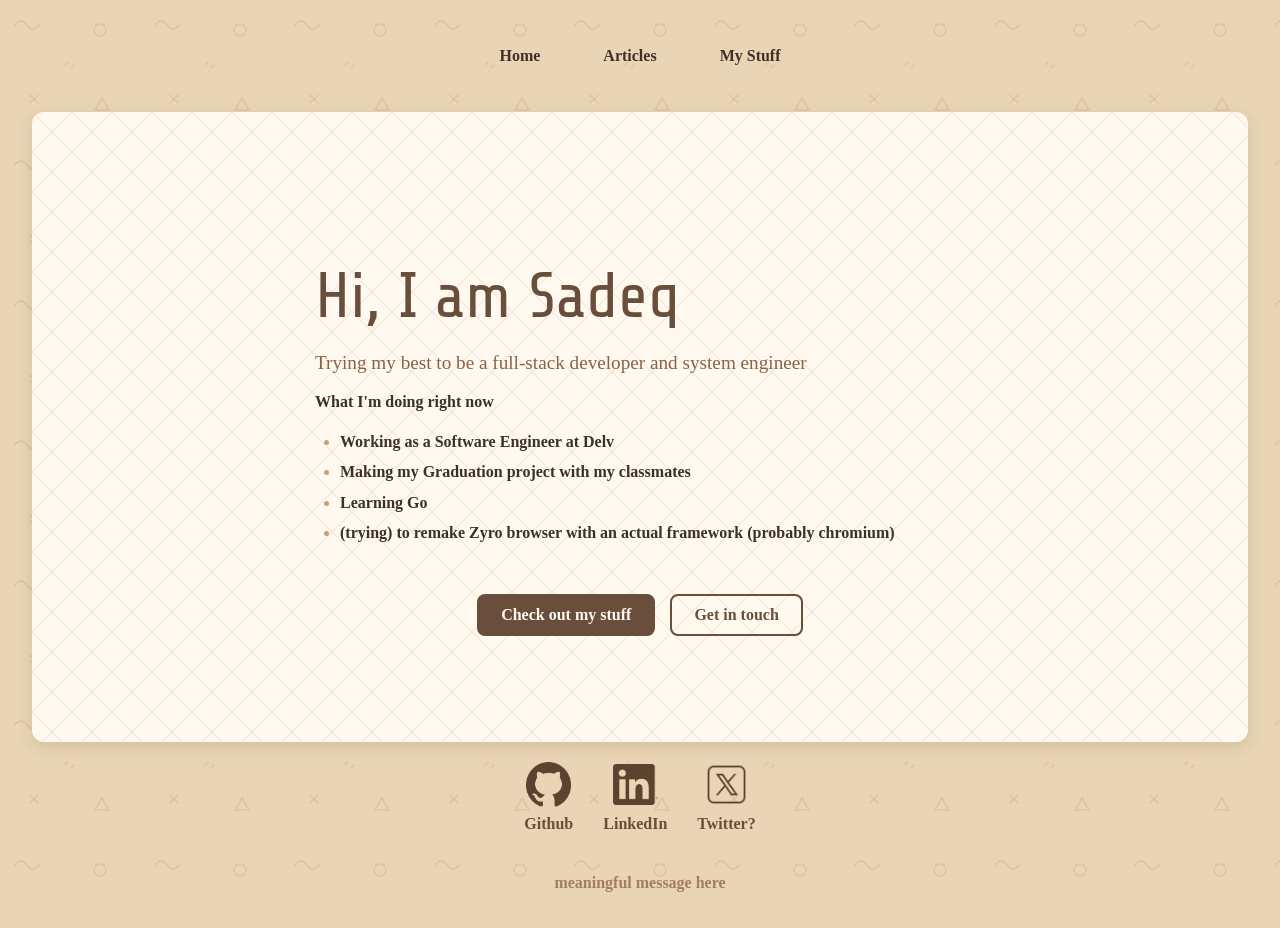
<file: index.html>
<!doctype html>
<html lang="en">
    <head>
        <meta charset="UTF-8" />
        <meta name="viewport" content="width=device-width, initial-scale=1.0" />
        <title>Sadeq Portfolio</title>
        <link rel="icon" type="image/x-icon" href="/Images/icon.png" />
        <link rel="stylesheet" href="style.css" />

        <link rel="preconnect" href="https://fonts.googleapis.com" />
        <link rel="preconnect" href="https://fonts.gstatic.com" crossorigin />
        <link
            href="https://fonts.googleapis.com/css2?family=Redaction+50:ital,wght@0,400;0,700;1,400&family=Share+Tech&family=Unkempt:wght@400;700&display=swap"
            rel="stylesheet"
        />
    </head>

    <body>
        <div class="topbar">
            <button onclick="window.location.href = 'index.html'">Home</button>
            <button onclick="window.location.href = 'articles.html'">
                Articles
            </button>
            <button onclick="window.location.href = 'stuff.html'">
                My Stuff
            </button>
        </div>

        <div class="main">
            <div class="main-content">
                <h1 class="title">Hi, I am Sadeq</h1>

                <p class="subtitle">
                    Trying my best to be a full-stack developer and system
                    engineer
                </p>

                <p>What I'm doing right now</p>

                <ul>
                    <li>Working as a Software Engineer at Delv</li>
                    <li>Making my Graduation project with my classmates</li>
                    <li>Learning Go</li>
                    <li>
                        (trying) to remake Zyro browser with an actual framework
                        (probably chromium)
                    </li>
                </ul>
            </div>

            <div class="main-btns">
                <button onclick="window.open('stuff.html')">
                    Check out my stuff
                </button>
                <button
                    onclick="
                        window.location.href = 'mailto:sadeqodeh@proton.me'
                    "
                >
                    Get in touch
                </button>
            </div>
        </div>

        <div class="socials">
            <a
                href="https://github.com/sardeq"
                target="_blank"
                rel="noopener noreferrer"
                class="social-box"
            >
                <img src="Images/GitHub_Invertocat_White.png" alt="GitHub" />
                <p>Github</p>
            </a>

            <a
                href="https://www.linkedin.com/in/sadeq-odeh/"
                target="_blank"
                rel="noopener noreferrer"
                class="social-box"
            >
                <img src="Images/InBug-White.png" alt="LinkedIn" />
                <p>LinkedIn</p>
            </a>

            <a
                href="https://x.com/sadeqlo"
                target="_blank"
                rel="noopener noreferrer"
                class="social-box"
            >
                <img src="Images/icons8-x-logo-50.png" alt="X" />
                <p>Twitter?</p>
            </a>
        </div>

        <footer>
            <p>meaningful message here</p>
        </footer>
    </body>
</html>
</file>
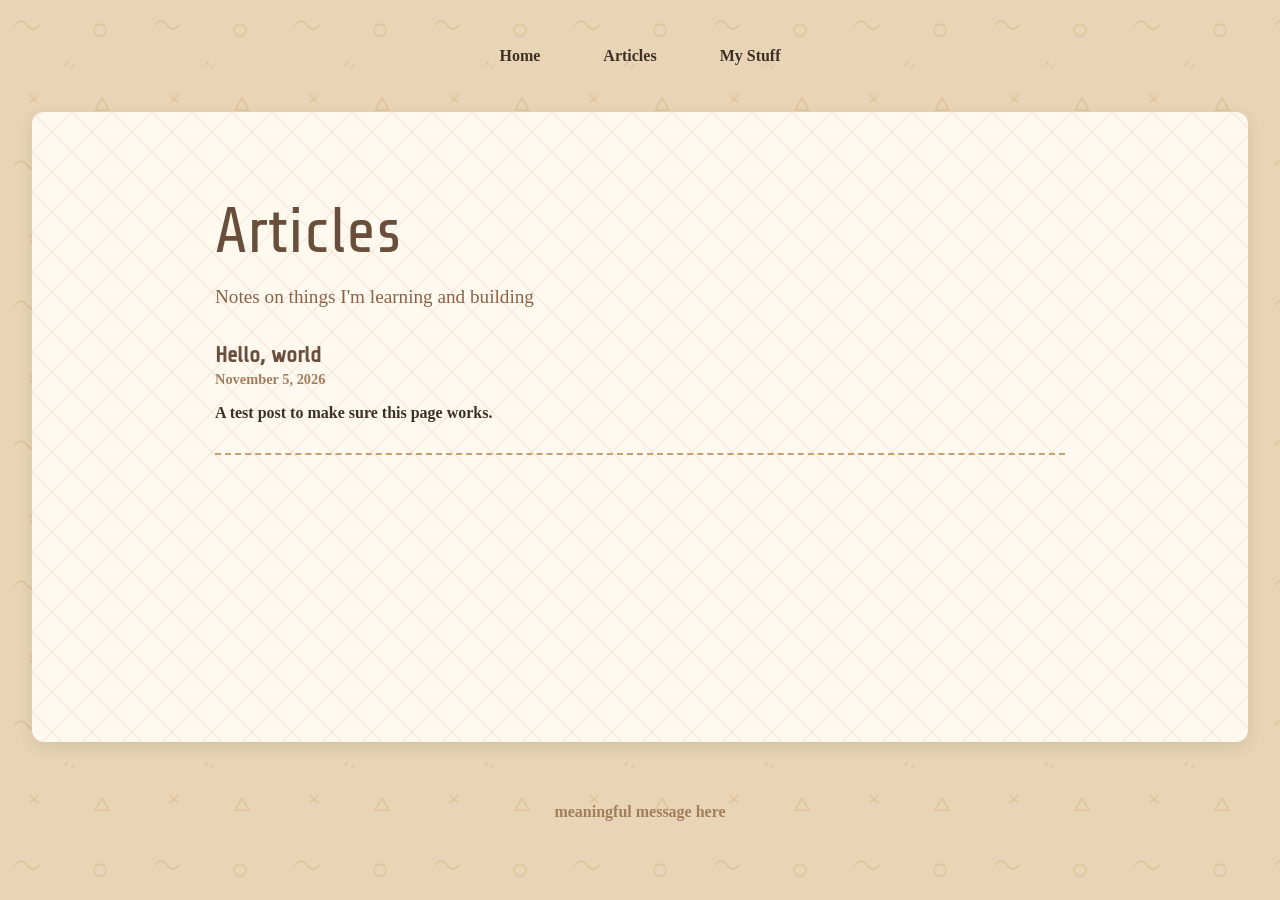
<file: articles.html>
<!doctype html>
<html lang="en">
    <head>
        <meta charset="UTF-8" />
        <meta name="viewport" content="width=device-width, initial-scale=1.0" />
        <title>Sadeq Portfolio - Articles</title>
        <link rel="icon" type="image/x-icon" href="Images/icon.png" />
        <link rel="stylesheet" href="style.css" />

        <link rel="preconnect" href="https://fonts.googleapis.com" />
        <link rel="preconnect" href="https://fonts.gstatic.com" crossorigin />
        <link
            href="https://fonts.googleapis.com/css2?family=Redaction+50:ital,wght@0,400;0,700;1,400&family=Share+Tech&family=Unkempt:wght@400;700&display=swap"
            rel="stylesheet"
        />
    </head>

    <body>
        <div class="topbar">
            <button onclick="window.location.href = 'index.html'">Home</button>
            <button onclick="window.location.href = 'articles.html'">Articles</button>
            <button onclick="window.location.href = 'stuff.html'">My Stuff</button>
        </div>

        <div class="main page">
            <div class="page-content">
                <h1 class="title">Articles</h1>
                <p class="subtitle">Notes on things I'm learning and building</p>

                <!-- Newest on top. To add one: copy articles/hello-world.html,
                     edit it, then add a new <li> here. -->
                <ul class="article-list">
                    <li>
                        <a href="articles/hello-world.html">Hello, world</a>
                        <p class="date">November 5, 2026</p>
                        <p>A test post to make sure this page works.</p>
                    </li>
                </ul>
            </div>
        </div>

        <footer>
            <p>meaningful message here</p>
        </footer>
    </body>
</html>
</file>
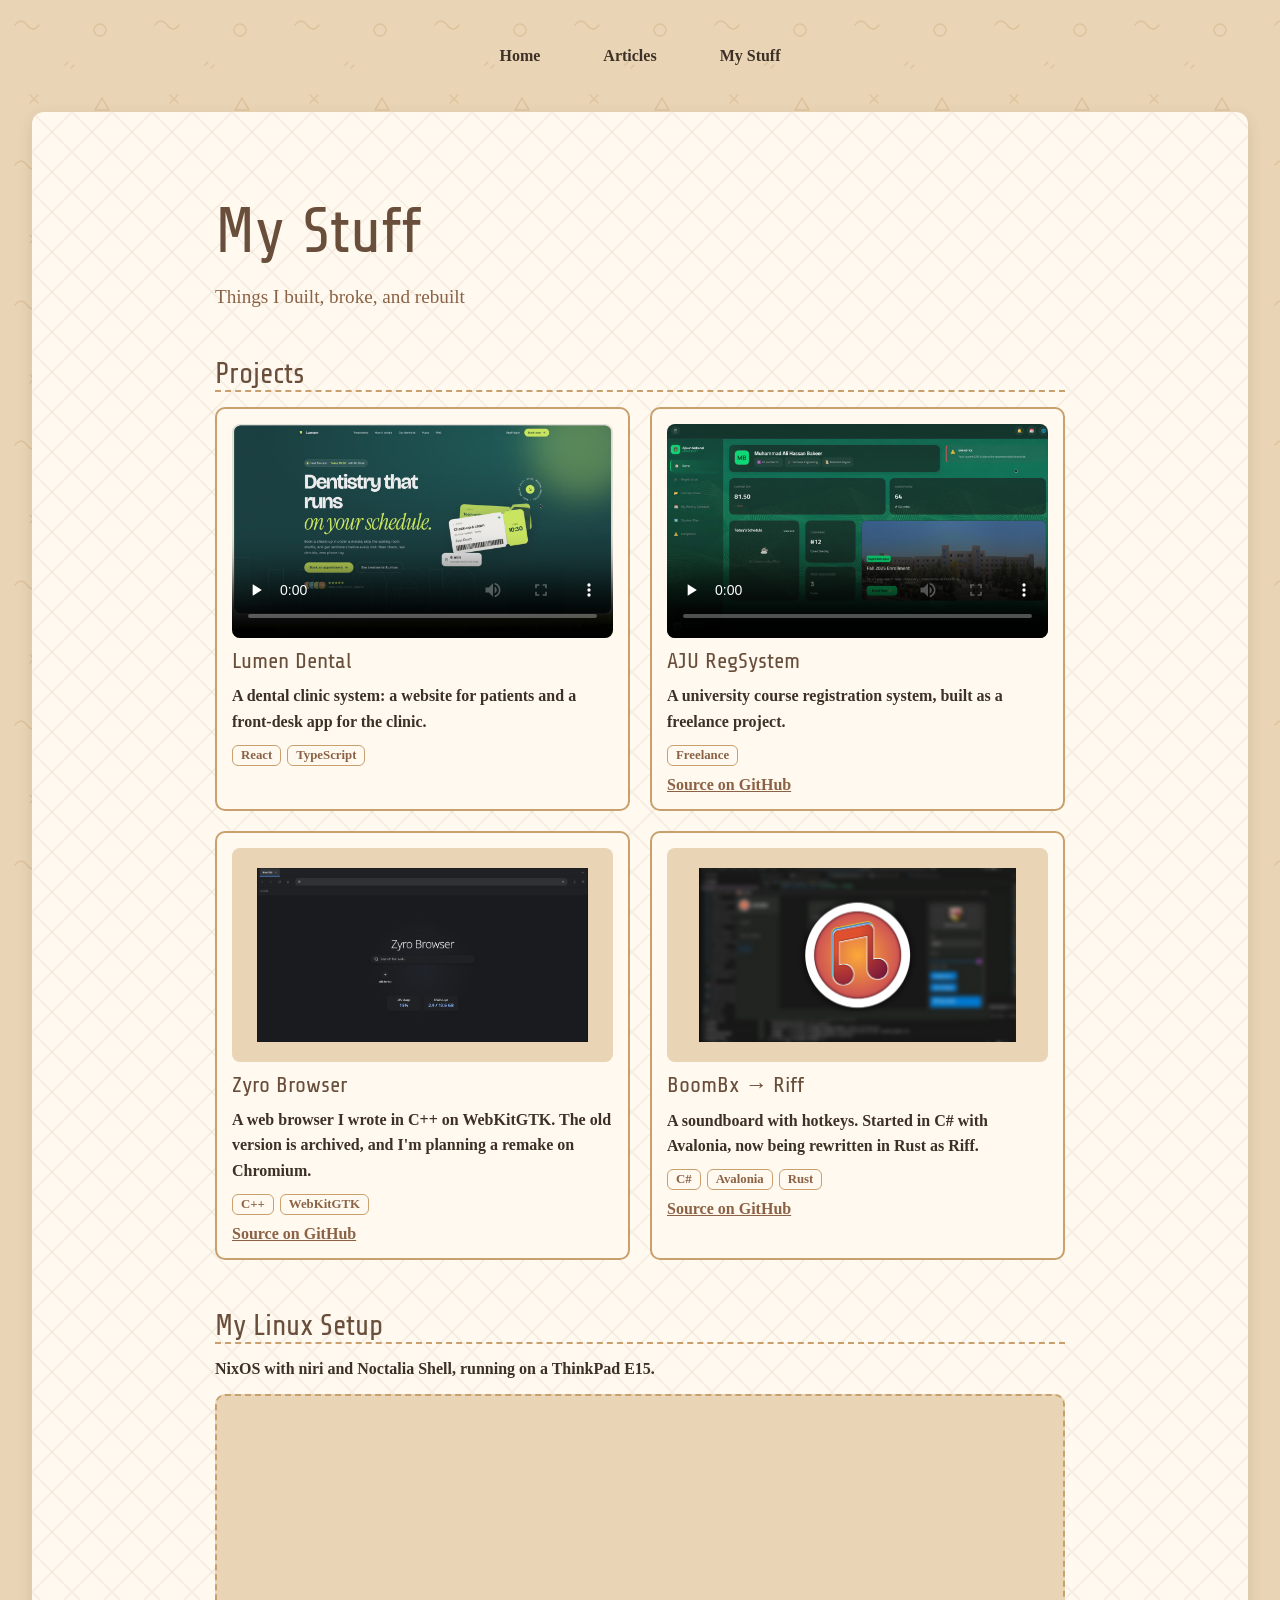
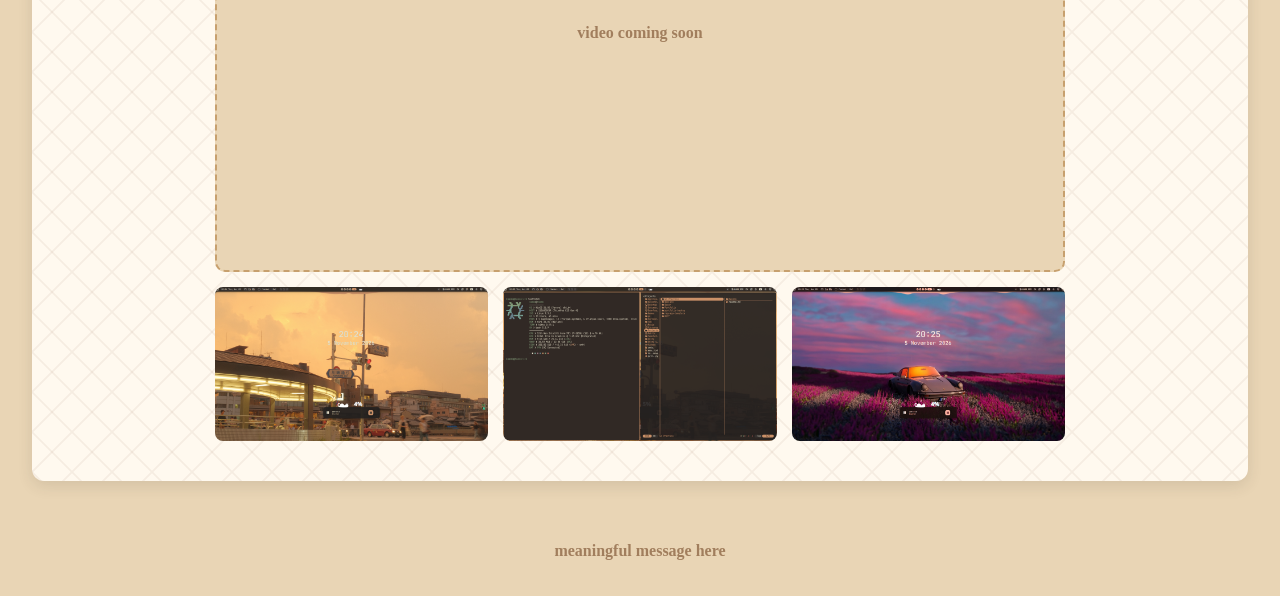
<file: stuff.html>
<!doctype html>
<html lang="en">
    <head>
        <meta charset="UTF-8" />
        <meta name="viewport" content="width=device-width, initial-scale=1.0" />
        <title>Sadeq Portfolio - My Stuff</title>
        <link rel="icon" type="image/x-icon" href="Images/icon.png" />
        <link rel="stylesheet" href="style.css" />

        <link rel="preconnect" href="https://fonts.googleapis.com" />
        <link rel="preconnect" href="https://fonts.gstatic.com" crossorigin />
        <link
            href="https://fonts.googleapis.com/css2?family=Redaction+50:ital,wght@0,400;0,700;1,400&family=Share+Tech&family=Unkempt:wght@400;700&display=swap"
            rel="stylesheet"
        />
    </head>

    <body>
        <div class="topbar">
            <button onclick="window.location.href = 'index.html'">Home</button>
            <button onclick="window.location.href = 'articles.html'">
                Articles
            </button>
            <button onclick="window.location.href = 'stuff.html'">
                My Stuff
            </button>
        </div>

        <div class="main page">
            <div class="page-content">
                <h1 class="title">My Stuff</h1>
                <p class="subtitle">Things I built, broke, and rebuilt</p>

                <h2 class="section-title">Projects</h2>

                <div class="projects">
                    <div class="card">
                        <video
                            src="demos/lumen.mp4"
                            poster="demos/lumen.jpg"
                            controls
                            preload="none"
                        ></video>
                        <h3>Lumen Dental</h3>
                        <p>
                            A dental clinic system: a website for patients and a
                            front-desk app for the clinic.
                        </p>
                        <div class="tags">
                            <span>React</span>
                            <span>TypeScript</span>
                        </div>
                    </div>

                    <div class="card">
                        <video
                            src="demos/regsystem.mp4"
                            poster="demos/regsystem.jpg"
                            controls
                            preload="none"
                        ></video>
                        <h3>AJU RegSystem</h3>
                        <p>
                            A university course registration system, built as a
                            freelance project.
                        </p>
                        <div class="tags">
                            <span>Freelance</span>
                        </div>
                        <a
                            href="https://github.com/sardeq/AJU-RegSystem"
                            target="_blank"
                            rel="noopener noreferrer"
                            >Source on GitHub</a
                        >
                    </div>

                    <div class="card">
                        <img
                            class="logo"
                            src="zyro_logo.png"
                            alt="Zyro Browser logo"
                        />
                        <h3>Zyro Browser</h3>
                        <p>
                            A web browser I wrote in C++ on WebKitGTK. The old
                            version is archived, and I'm planning a remake on
                            Chromium.
                        </p>
                        <div class="tags">
                            <span>C++</span>
                            <span>WebKitGTK</span>
                        </div>
                        <a
                            href="https://github.com/sardeq/Zyro-Browser-old"
                            target="_blank"
                            rel="noopener noreferrer"
                            >Source on GitHub</a
                        >
                    </div>

                    <div class="card">
                        <img
                            class="logo"
                            src="boom_logo.png"
                            alt="BoomBx logo"
                        />
                        <h3>BoomBx &rarr; Riff</h3>
                        <p>
                            A soundboard with hotkeys. Started in C# with
                            Avalonia, now being rewritten in Rust as Riff.
                        </p>
                        <div class="tags">
                            <span>C#</span>
                            <span>Avalonia</span>
                            <span>Rust</span>
                        </div>
                        <a
                            href="https://github.com/sardeq/BoomBx"
                            target="_blank"
                            rel="noopener noreferrer"
                            >Source on GitHub</a
                        >
                    </div>
                </div>

                <h2 class="section-title">My Linux Setup</h2>
                <p>
                    NixOS with niri and Noctalia Shell, running on a ThinkPad
                    E15.
                </p>

                <!--
                     <video class="setup-video" src="demos/setup.mp4" controls preload="metadata"></video> -->
                <div class="media-placeholder setup-video">
                    video coming soon
                </div>

                <div class="setup-gallery">
                    <img src="Images/linux1.png" alt="Desktop screenshot" />
                    <img src="Images/linux2.png" alt="Desktop screenshot" />
                    <img src="Images/linux3.png" alt="Desktop screenshot" />
                </div>
            </div>
        </div>

        <footer>
            <p>meaningful message here</p>
        </footer>
    </body>
</html>
</file>
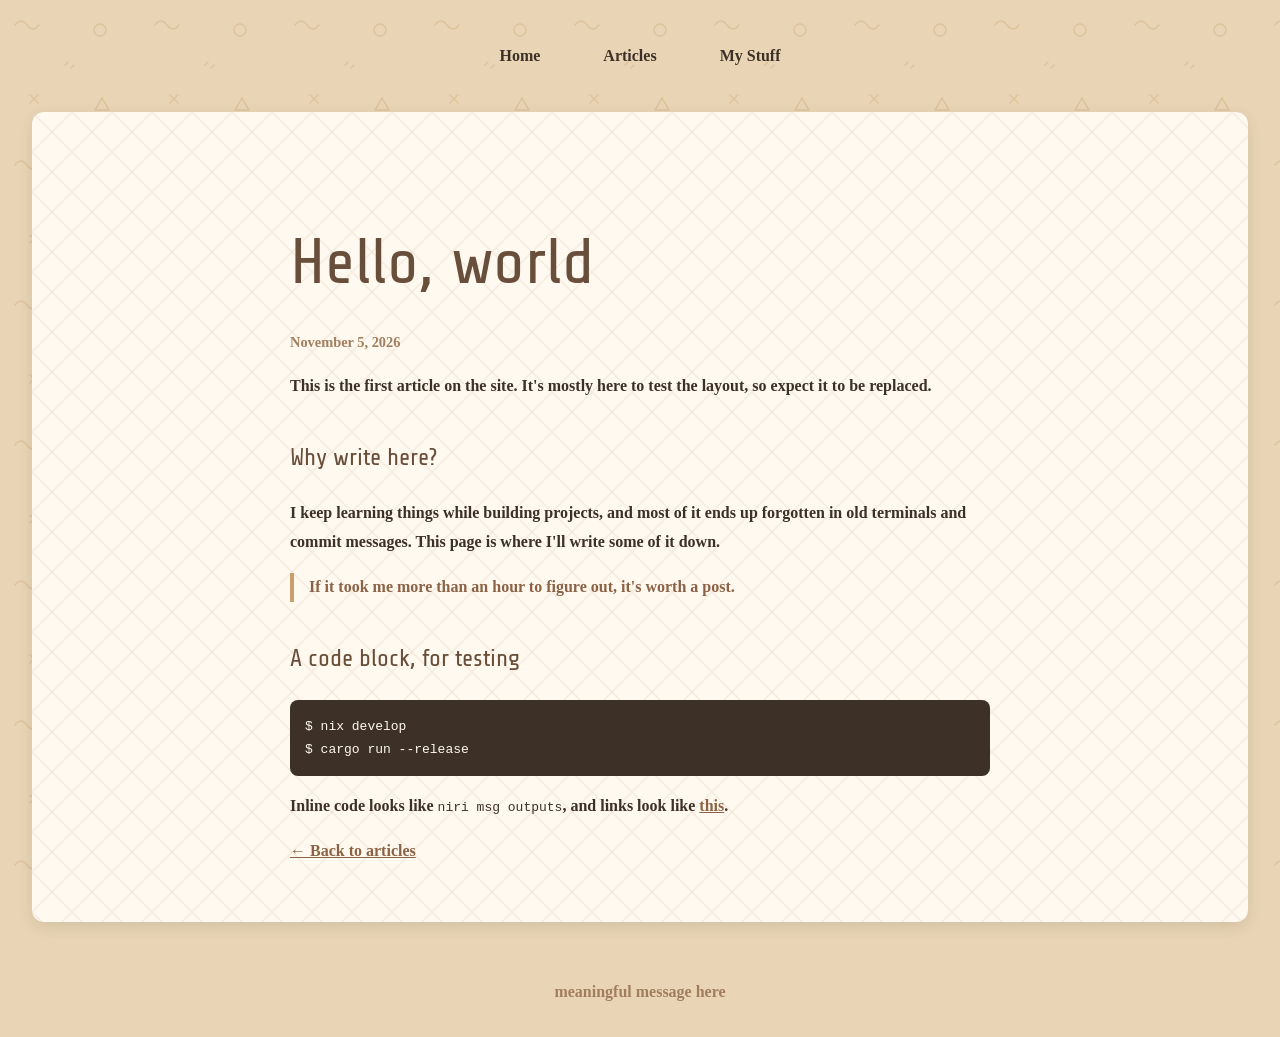
<file: articles/hello-world.html>
<!doctype html>
<html lang="en">
    <head>
        <meta charset="UTF-8" />
        <meta name="viewport" content="width=device-width, initial-scale=1.0" />
        <title>Hello, world - Sadeq</title>
        <link rel="icon" type="image/x-icon" href="../Images/icon.png" />
        <link rel="stylesheet" href="../style.css" />

        <link rel="preconnect" href="https://fonts.googleapis.com" />
        <link rel="preconnect" href="https://fonts.gstatic.com" crossorigin />
        <link
            href="https://fonts.googleapis.com/css2?family=Redaction+50:ital,wght@0,400;0,700;1,400&family=Share+Tech&family=Unkempt:wght@400;700&display=swap"
            rel="stylesheet"
        />
    </head>

    <body>
        <div class="topbar">
            <button onclick="window.location.href = '../index.html'">Home</button>
            <button onclick="window.location.href = '../articles.html'">Articles</button>
            <button onclick="window.location.href = '../stuff.html'">My Stuff</button>
        </div>

        <div class="main page">
            <article class="article">
                <h1 class="title">Hello, world</h1>
                <p class="date">November 5, 2026</p>

                <p>
                    This is the first article on the site. It's mostly here to
                    test the layout, so expect it to be replaced.
                </p>

                <h2>Why write here?</h2>
                <p>
                    I keep learning things while building projects, and most of
                    it ends up forgotten in old terminals and commit messages.
                    This page is where I'll write some of it down.
                </p>

                <blockquote>
                    If it took me more than an hour to figure out, it's worth a
                    post.
                </blockquote>

                <h2>A code block, for testing</h2>
                <pre><code>$ nix develop
$ cargo run --release</code></pre>

                <p>
                    Inline code looks like <code>niri msg outputs</code>, and
                    links look like <a href="../stuff.html">this</a>.
                </p>

                <p><a href="../articles.html">&larr; Back to articles</a></p>
            </article>
        </div>

        <footer>
            <p>meaningful message here</p>
        </footer>
    </body>
</html>
</file>
<file: style.css>
:root {
    --background: #e9d5b5;
    --surface: #fff9ef;
    --primary: #c7a06e;
    --secondary: #8b6245;
    --accent: #694f3b;
    --text: #3d3027;
    --muted: #a17e5d;
}

* {
    box-sizing: border-box;
}

body {
    margin: 0;
    padding: 20px 0;
    font-family: "Unkempt", cursive;
    font-weight: 700;
    background-color: var(--background);
    background-image: url("data:image/svg+xml,<svg xmlns='http://www.w3.org/2000/svg' width='140' height='140' fill='none' stroke='%23c7a06e' stroke-width='1.5' stroke-linecap='round' stroke-linejoin='round' opacity='0.35'><path d='M15 25 q6 -8 12 0 t12 0'/><circle cx='100' cy='30' r='6'/><path d='M30 95 l8 8 m0 -8 l-8 8'/><path d='M95 110 l7 -12 l7 12 z'/><path d='M65 65 l3 -3 m3 6 l3 -3'/></svg>");
    background-attachment: fixed;
    color: var(--text);

    display: flex;
    flex-direction: column;
    justify-content: center;
    align-items: center;
}

button {
    font-family: inherit;
    font-weight: inherit;
    font-size: 1rem;
    color: var(--surface);
    background-color: var(--accent);
    border: 2px solid var(--accent);
    border-radius: 8px;
    padding: 10px 22px;
    cursor: pointer;
    transition: 0.2s ease;
}

button:hover {
    background-color: var(--secondary);
    border-color: var(--secondary);
    transform: translateY(-2px);
}

.topbar {
    width: 90%;
    padding: 15px 20px;
    border-radius: 10px;

    display: flex;
    flex-direction: row;
    justify-content: center;
    align-items: center;
    gap: 15px;
}

.topbar button {
    position: relative;
    background-color: transparent;
    color: var(--text);
    border-color: transparent;
}

.topbar button:hover {
    text-decoration-line: underline;
}

.topbar button:hover::before {
    content: "> ";
    position: absolute;
    left: -1px;
}

.main {
    background-color: var(--surface);
    background-image:
        linear-gradient(
            45deg,
            transparent 48%,
            rgba(139, 98, 69, 0.08) 49%,
            rgba(139, 98, 69, 0.08) 51%,
            transparent 52%
        ),
        linear-gradient(
            -45deg,
            transparent 48%,
            rgba(139, 98, 69, 0.08) 49%,
            rgba(139, 98, 69, 0.08) 51%,
            transparent 52%
        );
    background-size: 40px 40px;

    display: flex;
    flex-direction: column;
    justify-content: center;
    align-items: center;

    width: 95%;
    min-height: 70vh;

    margin: 20px 0;
    padding: 40px;
    border-radius: 12px;
    box-shadow: 0 5px 15px rgba(61, 48, 39, 0.12);
}
.main-content {
    width: min(100%, 650px);
}

.title {
    font-family: "Share Tech", sans-serif;
    font-weight: 400;
    font-size: clamp(2.5rem, 6vw, 4rem);
    color: var(--accent);
    margin-bottom: 10px;
}

.subtitle {
    font-family: "Redaction 50", serif;
    font-weight: 400;
    font-size: 1.2rem;
    color: var(--secondary);
}

.main-content ul {
    line-height: 1.9;
    padding-left: 25px;
}

.main-content li::marker {
    color: var(--primary);
}

.main-btns {
    display: flex;
    justify-content: center;
    flex-wrap: wrap;
    gap: 15px;
    margin-top: 30px;
}

.main-btns button:nth-child(2) {
    background-color: transparent;
    color: var(--accent);
}

.main-btns button:nth-child(2):hover {
    background-color: var(--accent);
    color: var(--surface);
}

.socials {
    display: flex;
    flex-direction: row;
    justify-content: center;
    align-items: center;
    gap: 30px;
}

.social-box {
    text-decoration: none;
    color: var(--accent);
    display: flex;
    flex-direction: column;
    align-items: center;
    gap: 8px;
    transition: 0.2s ease;
}

.social-box:hover {
    color: var(--secondary);
    transform: translateY(-4px);
}

.social-box img {
    width: 45px;
    height: 45px;
    object-fit: contain;
    filter: brightness(0) saturate(100%) invert(30%) sepia(15%) saturate(1000%)
        hue-rotate(345deg) brightness(90%);
}

.social-box p {
    margin: 0;
    text-align: center;
}

footer {
    margin-top: 25px;
    color: var(--muted);
    text-align: center;
}

.page {
    justify-content: flex-start;
}

.page-content {
    width: min(100%, 850px);
}

.section-title {
    font-family: "Share Tech", sans-serif;
    font-weight: 400;
    font-size: 1.8rem;
    color: var(--accent);
    margin: 50px 0 15px;
    border-bottom: 2px dashed var(--primary);
}

/* my stuff */

.projects {
    display: grid;
    grid-template-columns: repeat(auto-fill, minmax(320px, 1fr));
    gap: 20px;
}

.card {
    background-color: var(--surface);
    border: 2px solid var(--primary);
    border-radius: 10px;
    padding: 15px;
    display: flex;
    flex-direction: column;
    gap: 10px;
    transition: 0.2s ease;
}

.card:hover {
    transform: translateY(-3px);
    box-shadow: 0 5px 15px rgba(61, 48, 39, 0.12);
}

.card h3 {
    font-family: "Share Tech", sans-serif;
    font-weight: 400;
    font-size: 1.4rem;
    color: var(--accent);
    margin: 0;
}

.card p {
    margin: 0;
    line-height: 1.6;
}

.card video,
.card img,
.media-placeholder {
    width: 100%;
    aspect-ratio: 16 / 9;
    object-fit: cover;
    border-radius: 8px;
    background-color: var(--background);
}

.card img.logo {
    object-fit: contain;
    padding: 20px;
}

.tags {
    display: flex;
    flex-wrap: wrap;
    gap: 6px;
}

.tags span {
    font-size: 0.8rem;
    color: var(--secondary);
    border: 1px solid var(--primary);
    border-radius: 6px;
    padding: 2px 8px;
}

.card a,
.article a {
    color: var(--secondary);
}

.card a:hover,
.article a:hover {
    color: var(--accent);
}

.media-placeholder {
    display: flex;
    justify-content: center;
    align-items: center;
    border: 2px dashed var(--primary);
    color: var(--muted);
}

.setup-gallery {
    display: grid;
    grid-template-columns: repeat(auto-fill, minmax(250px, 1fr));
    gap: 15px;
    margin-top: 15px;
}

.setup-gallery img,
.setup-gallery .media-placeholder {
    width: 100%;
    aspect-ratio: 16 / 9;
    object-fit: cover;
    border-radius: 8px;
}

.setup-video {
    width: 100%;
    aspect-ratio: 16 / 9;
    border-radius: 10px;
}

/* articles */

.article-list {
    list-style: none;
    padding: 0;
}

.article-list li {
    border-bottom: 2px dashed var(--primary);
    padding: 15px 0;
}

.article-list a {
    font-family: "Share Tech", sans-serif;
    font-size: 1.4rem;
    color: var(--accent);
    text-decoration: none;
}

.article-list a:hover {
    text-decoration: underline;
}

.date {
    color: var(--muted);
    font-size: 0.9rem;
    margin: 4px 0;
}

.article {
    width: min(100%, 700px);
    line-height: 1.8;
}

.article h2 {
    font-family: "Share Tech", sans-serif;
    font-weight: 400;
    color: var(--accent);
    margin-top: 35px;
}

.article pre {
    background-color: var(--text);
    color: var(--surface);
    font-family: monospace;
    font-weight: 400;
    padding: 15px;
    border-radius: 8px;
    overflow-x: auto;
}

.article code {
    font-family: monospace;
    font-weight: 400;
}

.article blockquote {
    margin: 0;
    padding-left: 15px;
    border-left: 4px solid var(--primary);
    color: var(--secondary);
}

@media (max-width: 600px) {
    .main {
        padding: 25px 16px;
    }

    .projects {
        grid-template-columns: 1fr;
    }
}
</file>
